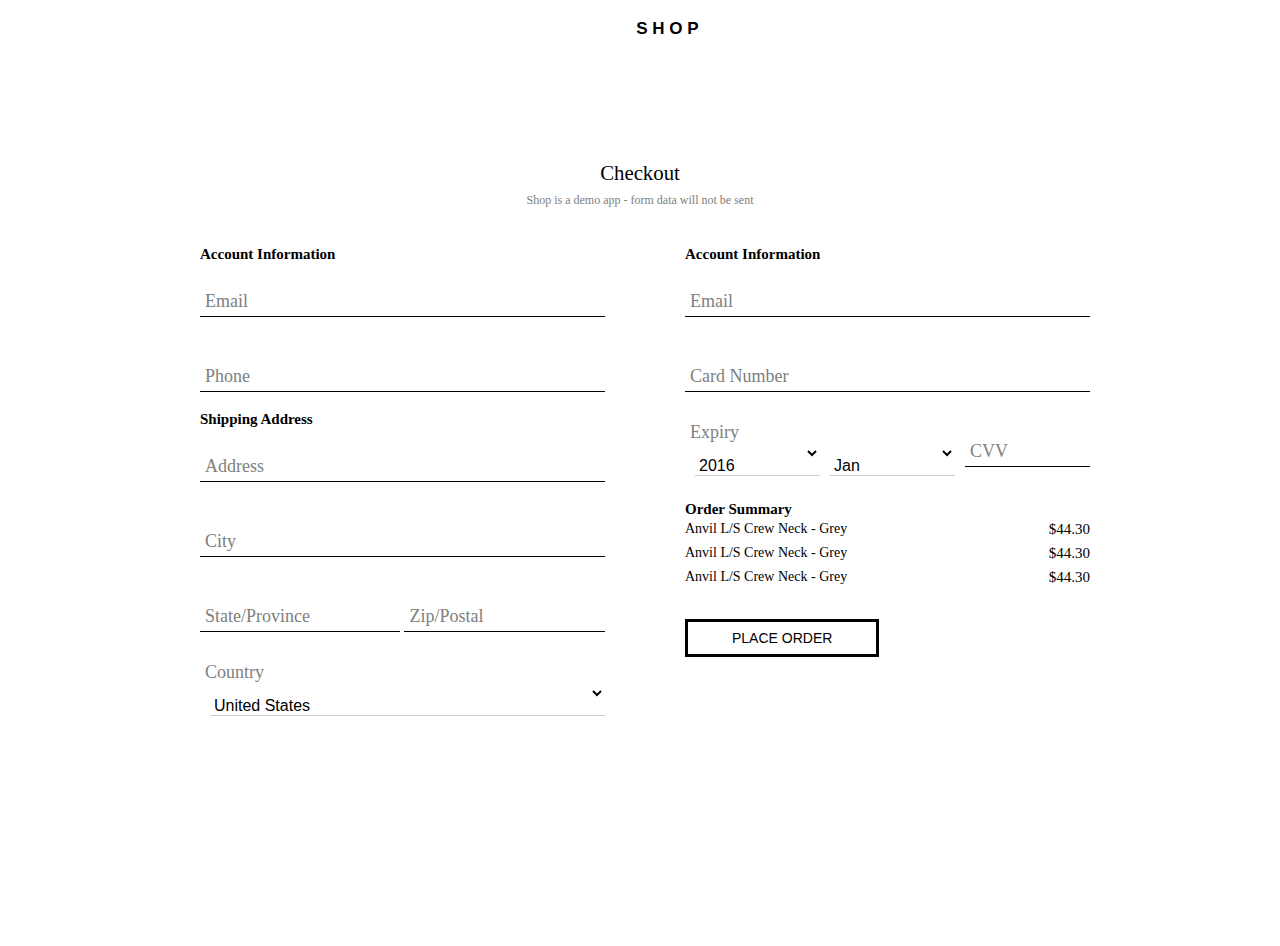
<file: checkout-form.html>
<!DOCTYPE html>
<html lang="en">

<head>
    <meta charset="UTF-8">
    <meta name="viewport" content="width=device-width, initial-scale=1.0">
    <meta http-equiv="X-UA-Compatible" content="ie=edge">
    <link rel="stylesheet" href="polymer-main.css">
    <link rel="stylesheet" href="responsive.css">
    <link rel="stylesheet" href="men-outwear.css">
    <link rel="stylesheet" href="man-Item-details.css">
    <link rel="stylesheet" href="checkout-form.css">

    <title>Checkout</title>
    <link rel="icon" type="image/png" href="shop-cart-image.png">
</head>

<body>
    <header class="header-container">
            <a style="color:black;" href="index.html"><p class="heading">S H O P</p></a>
        <!-- <a><img src="assets/images/shopping-cart.png" class="shopping-cart-image"></a> -->

        <br>
        <br>
        <br>
    </header>

    <div class="div-container">
        <div class="main-form">
            <div class="div-container" style="position:relative; padding-top: 80px; padding-bottom: 64px;">
                <div id="check-out">
                    <header class="checkout-title">
                        <h1>Checkout</h1>
                        <span>Shop is a demo app - form data will not be sent</span>

                    </header>

                    <div class="grid">
                        <section class="form-part-1">
                            <h2 id="accountInfoHeading">Account Information</h2>
                            <div class="row row-item">
                                <div class="shop-input">
                                    <input type="text" required>
                                    <span class="highlight"></span>
                                    <span class="bar"></span>
                                    <label>Email</label>
                                </div>

                                <div class="shop-input">
                                    <input type="text" required>
                                    <span class="highlight"></span>
                                    <span class="bar"></span>
                                    <label>Phone</label>
                                </div>

                            </div>


                            <h2 id="accountInfoHeading">Shipping Address</h2>
                            <div class="row row-item">
                                <div class="shop-input">
                                    <input type="text" required>
                                    <span class="highlight"></span>
                                    <span class="bar"></span>
                                    <label>Address</label>
                                </div>

                                <div class="shop-input">
                                    <input type="text" required>
                                    <span class="highlight"></span>
                                    <span class="bar"></span>
                                    <label>City</label>
                                </div>
                            </div>

                            <div class="inline-div">
                                <div class="shop-input inline-input">
                                    <input type="text" required>
                                    <span class="highlight"></span>
                                    <span class="bar"></span>
                                    <label>State/Province</label>
                                </div>

                                <div class="shop-input inline-input">
                                    <input type="text" required>
                                    <span class="highlight"></span>
                                    <span class="bar"></span>
                                    <label>Zip/Postal</label>
                                </div>
                            </div>
                            <div class="column">
                                <label id="shipCountryLabel" class="shop-select-label">Country</label>
                                <div class="shop-select">
                                    <select id="shipCountry" name="shipCountry" required="" aria-labelledby="shipCountryLabel shipAddressHeading">
                                        <option value="US" selected="">United States</option>
                                        <option value="CA">Canada</option>
                                    </select>
                                    <div class="shop-md-decorator">
                                        <div></div>
                                    </div>

                                </div>
                            </div>



                        </section>


                        <section class="form-part-2">
                            <h2 id="accountInfoHeading">Account Information</h2>
                            <div class="row row-item">
                                <div class="shop-input">
                                    <input type="text" required>
                                    <span class="highlight"></span>
                                    <span class="bar"></span>
                                    <label>Email</label>
                                </div>

                                <div class="shop-input">
                                    <input type="text" required>
                                    <span class="highlight"></span>
                                    <span class="bar"></span>
                                    <label>Card Number</label>
                                </div>
                            </div>

                            <div class="column">
                                <label id="shipCountryLabel" class="shop-select-label">Expiry</label>
                                <div class="shop-select">
                                    <select id="ccExpYear" name="ccExpYear" required="" autocomplete="cc-exp-year" aria-label="Expiry year">
                                        <option value="2016" selected="">2016</option>
                                        <option value="2017">2017</option>
                                        <option value="2018">2018</option>
                                        <option value="2019">2019</option>
                                        <option value="2020">2020</option>
                                        <option value="2021">2021</option>
                                        <option value="2022">2022</option>
                                        <option value="2023">2023</option>
                                        <option value="2024">2024</option>
                                        <option value="2025">2025</option>
                                        <option value="2026">2026</option>
                                    </select>
                                    <div class="shop-md-decorator">
                                        <div></div>
                                    </div>

                                </div>
                                <div class="shop-select">
                                    <select id="ccExpMonth" name="ccExpMonth" required="" autocomplete="cc-exp-month" aria-label="Expiry month">
                                        <option value="01" selected="">Jan</option>
                                        <option value="02">Feb</option>
                                        <option value="03">Mar</option>
                                        <option value="04">Apr</option>
                                        <option value="05">May</option>
                                        <option value="06">Jun</option>
                                        <option value="07">Jul</option>
                                        <option value="08">Aug</option>
                                        <option value="09">Sep</option>
                                        <option value="10">Oct</option>
                                        <option value="11">Nov</option>
                                        <option value="12">Dec</option>
                                    </select>
                                    <div class="shop-md-decorator">
                                        <div></div>
                                    </div>

                                </div>
                                <div class="shop-input">
                                    <input type="text" required>
                                    <span class="highlight"></span>
                                    <span class="bar"></span>
                                    <label>CVV</label>
                                </div>
                            </div>

                            <h2>Order Summary</h2>
                            <div class="row order-summary-row">
                                <div class="flex-item-details">Anvil L/S Crew Neck - Grey</div>
                                <div style="font-size:15px;text-align: right">$44.30</div>
                            </div>
                            <div class="row order-summary-row">
                                <div class="flex-item-details">Anvil L/S Crew Neck - Grey</div>
                                <div style="font-size:15px;text-align: right">$44.30</div>
                            </div>
                            <div class="row order-summary-row">
                                <div class="flex-item-details">Anvil L/S Crew Neck - Grey</div>
                                <div style="font-size:15px;text-align: right">$44.30</div>
                            </div>
                            <div class="shop-button responsive" style="margin-top:30px;border: 2px solid black;">
                                <button class="button-shop-click">PLACE ORDER</button>
                            </div>
                        </section>
                    </div>
                </div>
            </div>
        </div>

    </div>
    <footer>
        <button class="footer-button">PLACE ORDER</button>
    </footer>
</body>

</html>
</file>
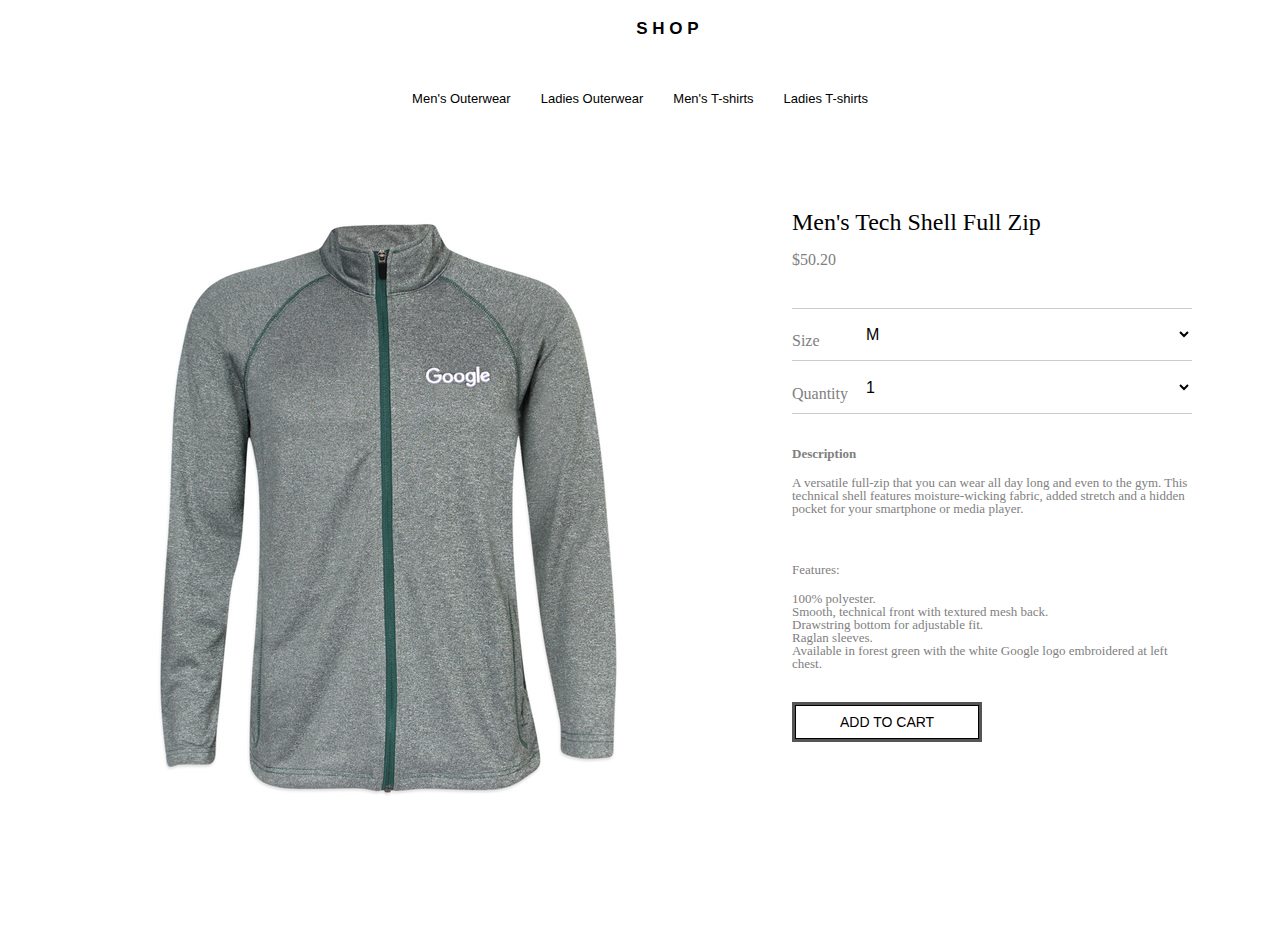
<file: men-Item-details.html>
<!DOCTYPE html>
<html lang="en">

<head>
    <meta charset="UTF-8">
    <meta name="viewport" content="width=device-width, initial-scale=1.0">
    <meta http-equiv="X-UA-Compatible" content="ie=edge">

    <link rel="stylesheet" href="polymer-main.css">
    <link rel="stylesheet" href="responsive.css">
    <link rel="stylesheet" href="men-outwear.css">
    <link rel="stylesheet" href="man-Item-details.css">

    <title>Men's Outwear</title>
    <link rel="icon" type="image/png" href="shop-cart-image.png">
</head>

<body>
    <header class="header-container">
            <a style="color:black;" href="index.html"><p class="heading">S H O P</p></a>
        <!-- <a><img src="assets/images/shopping-cart.png" class="shopping-cart-image"></a> -->

        <br>
        <br>
        <br>
        <nav class="nav-items">
            <a style="color:black;" href="men-outwear.html"><p>Men's Outerwear</p></a>
            <p>Ladies Outerwear</p>
            <p>Men's T-shirts</p>
            <p>Ladies T-shirts</p>
        </nav>
    </header>
    <br>

    <div class="div-container">
        <div class="item-details">
            <div class="shop-image-item">
                <img class="item-image" alt="Choosed image of Cloth" src="10-15068A.jpg">
            </div>
            <div class="detail-item">
                <h1>Men's Tech Shell Full Zip</h1>
                <div class="price">$50.20</div>
                <div class="options-to-select">
                    <div class="shop-select">
                        <label id="sizeLabel" prefix="">Size</label>
                        <select id="sizeSelect" aria-labelledby="sizeLabel">
                            <option value="XS">XS</option>
                            <option value="S">S</option>
                            <option value="M" selected="">M</option>
                            <option value="L">L</option>
                            <option value="XL">XL</option>
                        </select>
                        <div class="shop-md-decorator">
                            <div class="shop-underline"></div>
                        </div>
                    </div>

                    <div class="shop-select">
                        <label id="quantityLabel" prefix="">Quantity</label>
                        <select id="quantitySelect" aria-labelledby="quantityLabel">
                            <option value="1" selected="">1</option>
                            <option value="2">2</option>
                            <option value="3">3</option>
                            <option value="4">4</option>
                            <option value="5">5</option>
                        </select>
                        <div class="shop-md-decorator">
                            <div class="shop-underline"></div>
                        </div>
                    </div>
                    <div class="description">
                        <h2>Description</h2>
                        <p id="desc">A versatile full-zip that you can wear all day long and even to the gym. This technical shell features
                            moisture-wicking fabric, added stretch and a hidden pocket for your smartphone or media player.&nbsp;
                            <div>
                                <br>
                            </div>
                            <div class="font-small">Features:</div>
                            <div>
                                <ul class="font-small">
                                    <li>100% polyester.</li>
                                    <li>Smooth, technical front with textured mesh back.</li>
                                    <li>Drawstring bottom for adjustable fit.</li>
                                    <li>Raglan sleeves.</li>
                                    <li>Available in forest green with the white Google logo embroidered at left chest.</li>
                                </ul>
                            </div>
                        </p>
                    </div>
                </div>
                <div class="shop-button responsive">
                        <a style="color:black;" href="shop-cart-page.html"><button class="button-shop-click">ADD TO CART</button></a>
                </div>
            </div>



        </div>


    </div>
    <footer>
            <a style="color:black;" href="shop-cart-page.html"><button class="footer-button">ADD TO CART</button></a>
    </footer>

</body>

</html>
</file>
<file: polymer-main.css>
html, body, div, span, applet, object, iframe,
h1, h2, h3, h4, h5, h6, p, blockquote, pre,
a, abbr, acronym, address, big, cite, code,
del, dfn, em, img, ins, kbd, q, s, samp,
small, strike, strong, sub, sup, tt, var,
b, u, i, center,
dl, dt, dd, ol, ul, li,
fieldset, form, label, legend,
table, caption, tbody, tfoot, thead, tr, th, td,
article, aside, canvas, details, embed,
figure, figcaption, footer, header, hgroup,
menu, nav, output, ruby, section, summary,
time, mark, audio, video {
  margin: 0;
  padding: 0;
  border: 0;
  font-size: 100%;
  font: inherit;
  vertical-align: baseline;
}
/* HTML5 display-role reset for older browsers */
article, aside, details, figcaption, figure,
footer, header, hgroup, menu, nav, section {
  display: block;
}
body {
  line-height: 1;
}
ol, ul {
  list-style: none;
}
blockquote, q {
  quotes: none;
}
blockquote:before, blockquote:after,
q:before, q:after {
  content: '';
  content: none;
}
table {
  border-collapse: collapse;
  border-spacing: 0;
}


.body{
    min-width: 320px;   
}

.flex-container{
    display: flex;
    flex-direction: column;
    align-items:stretch;
    
  }
.flex-item{
text-align: center;
}

.sub-flex-container{
display: flex;
padding: 0px;
}

.flex-sub-item{
text-align: center;
flex: 1;
}

.button{
border: none;
color: white;
padding: 1em 2em;
text-align: center;
text-decoration: none;
display: inline-block;
font-size: 16px;
margin: 4px 2px;
cursor: pointer;
}

.shop-button{
    background-color: white;
    color: black;
    border: 3px solid #555555;
}

.shop-now-section{
padding: 3% 0px 3% 0px;
}

.home-screen-images{
object-fit: cover;
width:100%;
height:320px;
}

.header-container{
    text-align: center;
    padding: 10px;
}
.header-container p {
    padding-top: 10px;
}

.heading{
    font-size: 17px;
    font-family: 'Roboto', sans-serif;
    font-weight: 570;
    display: inline-block;
    margin-left: 55px;
}
.nav-items p{

    display: inline-block;
    margin: 1em;
    font-size: 13px;
    font-family: 'Roboto', sans-serif;
    
}

.shopping-cart-image{
    width: 24px;
    height: 24px;
    display: inline-block;
    
    margin: 15px 15px;
}

.footer-container{

    text-align: center;
}

.footer-container a{

    text-decoration: none;
    font-size: 13px;
    color: #555555;
}

.demo-text{
    color: white;
    background-color: black;
    padding: 6px;
    width: 120px;
    margin: 8px auto 0 auto;
    line-height: 24px;
}
</file>
<file: responsive.css>
@media screen and (min-width: 1465px) {
    .flex-container {
        display: flex;
        flex-direction: column;
        align-items: stretch;
        margin-left: 10%;
        margin-right: 10%;
    }
    .grid-container {
        margin-left: 10%;
        margin-right: 10%;
    }
}

@media screen and (min-width: 768px) {
    .grid li {
        flex-basis: 33%;
        width: 33%;
    }
}

@media screen and (max-width: 768px) {
    .item-details {
        display: flex;
        width: 100%;
        justify-content: center;
        flex-wrap: wrap;
    }
    .detail-item h1 {
        display: block;
        margin: 0px;
        font-size: 20px;
        line-height: 24px;
    }
    .price {
        margin: 12px 0px 32px 0px;
        color: grey;
    }
    .item-image {
        overflow: hidden;
        background-size: cover;
        background-position: center;
        max-height: 100%;
    }
    .shop-button .button-shop-click {
        display: block;
        background-color: darkblue;
        border: none;
        color: white;
        padding: 20px;
        width: 100%;
        text-align: center;
        font-size: 15px;
    }
    header>h1 {
        font-size: 1.2em;
    }
}

@media screen and (max-width: 600px) {
    .grid {
        margin: 0px 10px 32px 10px;
        width: 100%;
        display: flex;
        flex-wrap: nowrap;
    }
    .grid li {
        flex-basis: 50%;
        width: 50%;
    }
}
</file>
<file: men-outwear.css>
@media screen and (max-width: 768px) {
    .home-screen-images {
        display: none;
    }
}

.title {
    font-size: 15px;
}

.price {
    font-size: 13px;
    color: grey;
}

.shop-image-grid {
    display: block;
    background-size: cover;
    background-position: center;
}

.grid {
    flex-direction: row;
    margin: 0px 10px 32px 10px;
    width: 100%;
    display: flex;
    flex-wrap: wrap;
}

/* .grid li{
            width: 50%;
        } */

.shop-list-item {
    display: block;
    flex-direction: column;
    text-align: center;
}

#img {
    opacity: 1;
    max-width: 100%;
    max-height: 100%;
}

.shop-image {
    margin: 32px 0 16px 0;
}

.grid-container {
    align-items: stretch;
}

.title {
    font-weight: bold;
}

.shop-image-grid {
    margin: 0 2% 0 2%;
    justify-content: space-evenly;
    align-items: center;
}
</file>
<file: man-Item-details.css>
.div-container{
    max-width: 1440px;
    margin: 0 auto 0 auto;
    
}
.item-details{
    display: flex;
    flex-direction: row;
    justify-content: center;  
    position: relative;

}

.shop-image-item{
    position: relative;
    margin: 64px 32px;  
    width: 50%;
   
}
.item-image{
    overflow: hidden;
    background-size: cover; 
    background-position: center;
    max-width: 100%; 

}

.detail-item{
    width: 50%;
    margin: 64px 32px;
    max-width: 400px;
    transition: opacity 0.4s; 
}

.footer-button {
    position: absolute;
    width: 100%;
    color: white;
    background-color: darkblue;
    height: 70px;
    font-size: 15px;
}

@media screen and (min-width:768px){
    .footer-button {
        visibility: hidden;
    }
}

@media screen and (max-width:768px){

    .shop-button{
        visibility: hidden;
    }


.shop-image-item{
    position: relative;
    margin: 64px 32px;  
    width: 100%;
   
}

.detail-item{
    width: 70%;
    margin: 64px 32px;
    max-width: 800px;
    transition: opacity 0.4s; 
}

.shop-select > [prefix]{
    position: absolute;
    line-height: 15px;
    color: black;
    pointer-events: none;
    top: -14px;
    
}
    


}


h1{
    font-size: 24px;
    font-weight: 500;
    line-height: 28px;
    margin: 0px 0px 0px 0px;
    
}

.price {
    margin: 16px 0 40px;
    font-size: 16px;
    color: grey;
}

.options-to-select{
    display: block;
    flex-direction: column;
    border-top: solid 1px #ccc;
}

.shop-select{
    display: inline-block;
    position: relative;
    width: 100%;
}

.shop-select > [prefix]{
        position: absolute;
        line-height: 15px;
        color: black;
        pointer-events: none;
        
        
}
label{
    cursor: default;

}

#sizeLabel, #quantityLabel{
    color: grey;
    padding-top: 6%;
}

.shop-select > select {
    width: 100%;
    font-size: 16px;
    padding: 16px 24px 16px 70px;
    width: 100%;
    border: none;
    background-color: transparent;
    border-radius: 0px;
    font-weight: 300;
    overflow: hidden;
    margin: 0;
    outline: none;

}
.shop-select > .shop-md-decorator {
    display: block;
    border-top: 1px solid #ccc;
    height: 1px;
}
.shop-select > .shop-md-decorator > .shop-underline {
    display: block;
    background-color: var(--app-accent-color);
    height: 2px;
    position: relative;
    top: -1px;
    width: 100%;
    margin: auto;
    -webkit-transform: scale3d(0, 1, 1);
    transform: scale3d(0, 1, 1);
    transition: -webkit-transform 0.2s ease-in;
    transition: transform 0.2s ease-in;
}

.description{
    margin: 32px 0;
}
h2{
    display: block;
    font-weight: bold;
}

.description > h2,#desc, .font-small{
    margin: 16px 0;
    font-size: 13px;
    color: grey;

}

.shop-button{
    display: inline-block;
}
.shop-button[responsive]{
    height: 64px;
    z-index: 1;
}

.shop-button .button-shop-click{
    display: inline-block;      
    box-sizing: border-box;
    border: 0.5px solid black;
    background-color: white;
    width: 100%;
    height: 100%;
    font-size: 14px;
    font-weight: 500;
    color: black;
    padding: 8px 44px;
    text-align: center;
    text-transform: uppercase;
    outline: none;
}

.button-shop-click{
    align-items: flex-start;
}
</file>
<file: checkout-form.css>
.main-form {
    margin: 0 auto;
    padding: 0 24px 48px 24px;
    max-width: 900px;
    overflow: hidden;
}

.checkout-title {
    text-align: center;
}

.checkout-title>h1 {
    margin: 0 0 4px 0;
    font-size: 1.3em;
    font-weight: 500;
}

h1 {
    display: block;
}

h2 {
    font-size: 15px;
    font-weight: bold;
    display: block;
}

.checkout-title>span {
    color: grey;
    font-size: 12px;
}

.grid {
    margin-top: 40px;
    flex-direction: row;
}

.grid>section {
    flex: var(--layout-flex_-_flex);
    -webkit-flex-basis: var(--layout-flex_-_-webkit-flex-basis);
    flex-basis: var(--layout-flex_-_flex-basis);
    width: 45%;
}

.grid>section:not(:first-child) {
    margin-left: 80px;
}

.footer-button {
    position: absolute;
    width: 100%;
    color: white;
    background-color: darkblue;
    height: 70px;
    font-size: 15px;
}

@media screen and (min-width: 878px) {
    .footer-button {
        visibility: hidden;
    }
}

@media screen and (max-width: 850px) {
    .footer-button{
        visibility: visible;
    }
    .shop-button {
        visibility: hidden;
    }
    .grid {
        display: block;
        margin-top: 0;
    }
    .grid>section {
        width: 100%;
        margin-bottom: 50px;
    }
    .grid>section:not(:first-child) {
        margin-left: 0%;
    }
    .row {
        width: 100%;
        margin-bottom: 10px;
        margin-top: 10px;
        position: relative;
    }
    section>div {
        margin-bottom: 30px;
    }
}

.shop-input {
    font-size: 16px;
    position: relative;
    display: inline-block;
    margin: 20px 0;
    width: 100%;
}

.inline-input {
    font-size: 16px;
    position: relative;
    display: inline-block;
    margin: 20px 0;
    width: 49.49%;
}

.shop-input>input {
    font-size: 1em;
    font-weight: 300;
    color: black;
    border: none;
    padding: 8px 0;
    width: 100%;
    outline: none;
    border-bottom: 1px solid black;
}

/*Form animation transition*/

label {
    color: grey;
    font-size: 18px;
    font-weight: normal;
    position: absolute;
    pointer-events: none;
    left: 5px;
    top: 10px;
    transition: 0.2s ease all;
    -moz-transition: 0.2s ease all;
    -webkit-transition: 0.2s ease all;
}

input:focus~label,
input:valid~label {
    top: -20px;
    font-size: 14px;
    color: grey;
}

.bar {
    position: relative;
    display: block;
    width: 100%;
}

.bar:before,
.bar:after {
    content: '';
    height: 2px;
    width: 0;
    bottom: 1px;
    position: absolute;
    background: black;
    transition: 0.2s ease all;
    -moz-transition: 0.2s ease all;
    -webkit-transition: 0.2s ease all;
}

.bar:before {
    left: 50%;
}

.bar:after {
    right: 50%;
}

input:focus~.bar:before,
input:focus~.bar:after {
    width: 50%;
}

.column {
    display: flex;
    flex-direction: row;
    position: relative;
    margin-bottom: 15px;
}

.column>div {
    margin-left: 10px;
}

.shop-select-label {
    color: grey;
    line-height: 20px;
}

.shop-select>select {
    padding: 24px 0px 0px 0px;
    margin: 20px 0 0 0;
}

.shop-select>.shop-md-decorator {
    display: block;
    border-top: 1px solid #ccc;
    height: 1px;
}

.shop-select>.shop-md-decorator>.shop-underline {
    display: block;
    background-color: var(--app-accent-color);
    height: 2px;
    position: relative;
    top: -1px;
    width: 100%;
    margin: auto;
    -webkit-transform: scale3d(0, 1, 1);
    transform: scale3d(0, 1, 1);
    transition: -webkit-transform 0.2s ease-in;
    transition: transform 0.2s ease-in;
}

.order-summary-row {
    line-height: 24px;
    display: flex;
    flex-direction: row;
    justify-content: space-between;
}

.row>.flex-item-details,
.input-row>* {
    font-size: 14px;
}

.order-summary-row>div {
    width: 50%;
    flex: 1;
    margin-right: 0%;
}
</file>
